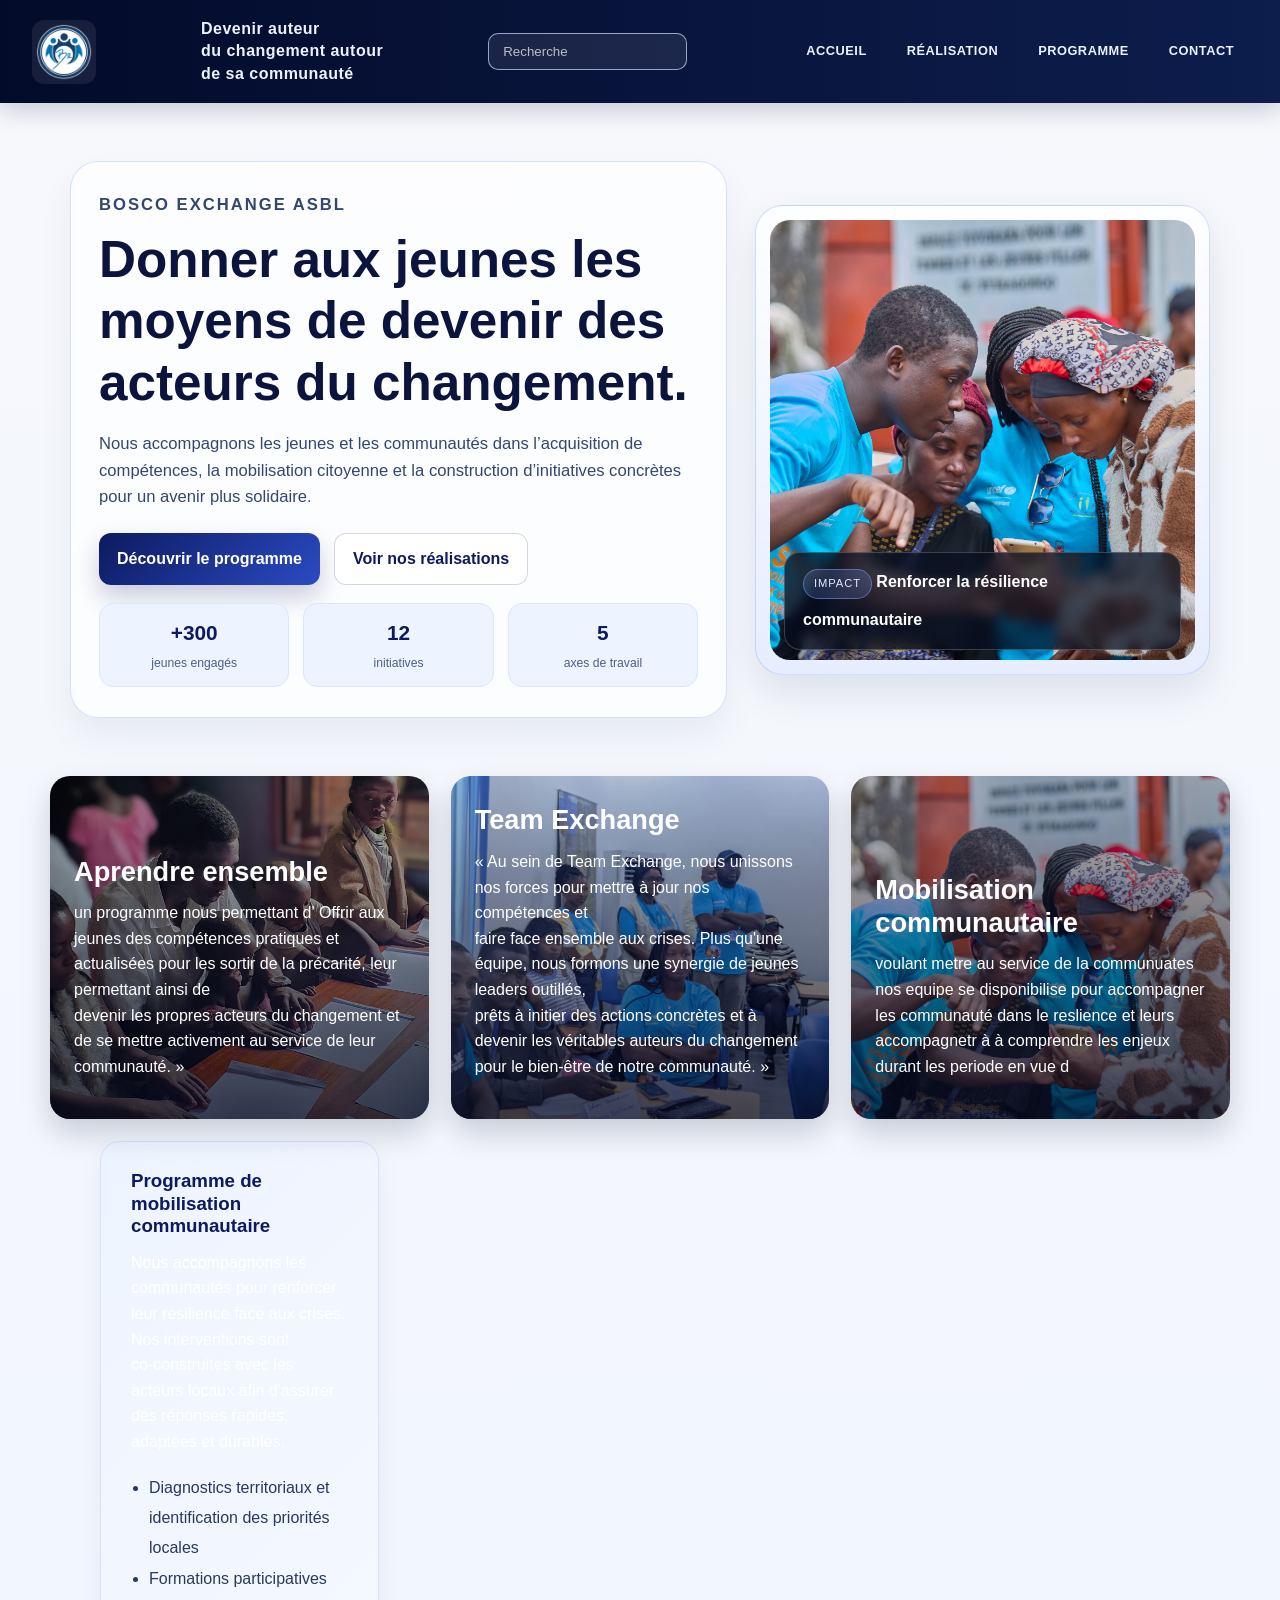
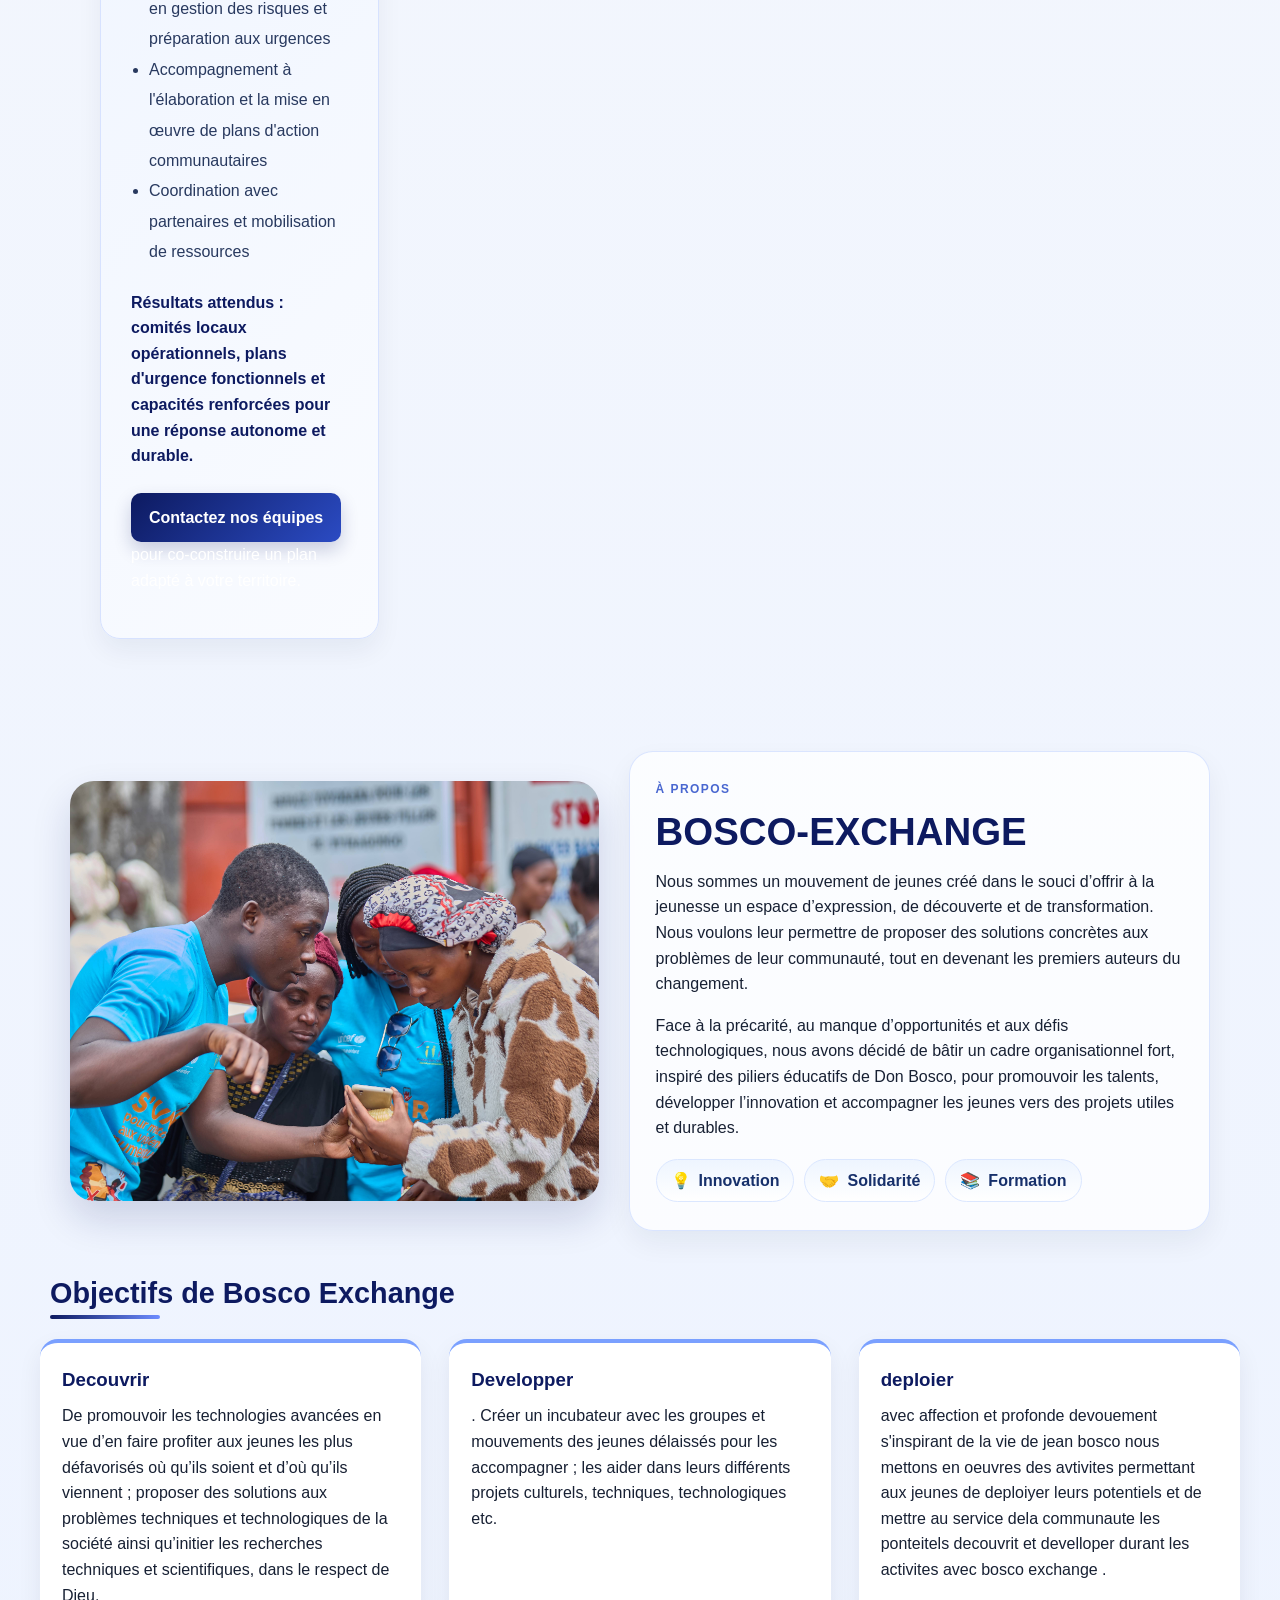
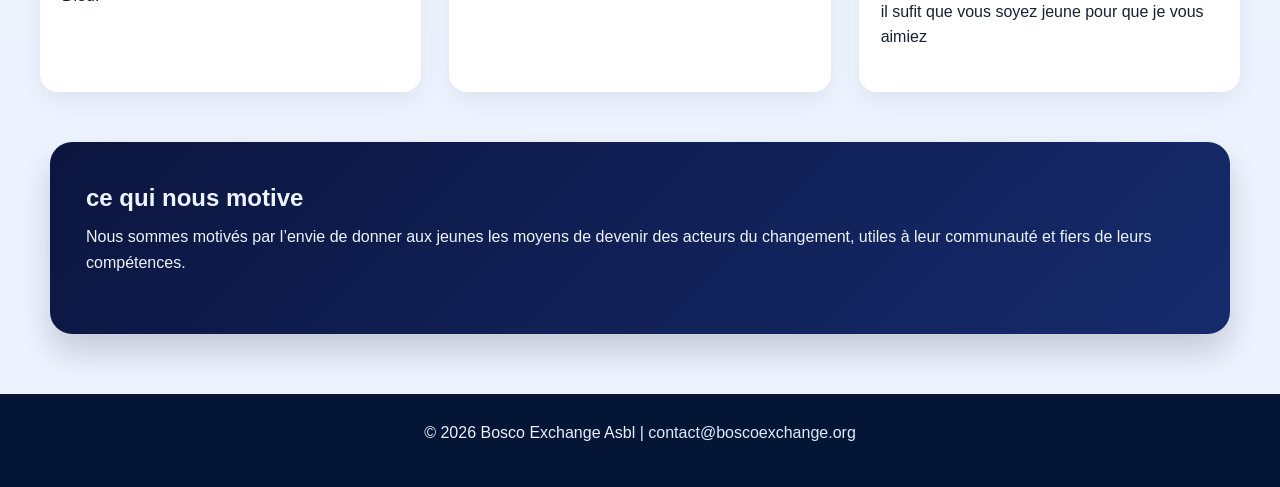
<file: index.html>
<!DOCTYPE html>
<html lang="fr">

<head>
    <meta charset="UTF-8">
    <meta name="viewport" content="width=device-width, initial-scale=1.0">
    <title>BOSCO-EXCHANGE</title>
    <link rel="stylesheet" href="css principale.css">

</head>

<body>
    <header class="head">
        <div class="logo">
            <img src="unnamed.png" alt="Logo Bosco Exchange">
        </div>
        <div class="slogan">
            <h5>Devenir auteur <br>
                du changement autour <br>
                de sa communauté </h5>
        </div>
        <div class="search">
            <input id="site-search" type="text" aria-label="Recherche" placeholder="Recherche">
        </div>
        <button class="menu-toggle" type="button" aria-label="Ouvrir le menu" aria-expanded="false">
            ☰
        </button>
        <nav class="liens" aria-label="Navigation principale">
            <a href="index.html">Accueil</a>
            <a href="realisations.html">Réalisation</a>
            <a href="programme.html">Programme</a>
            <a href="contact.html">Contact</a>
        </nav>
    </header>
    <div id="search-feedback" class="search-feedback" aria-live="polite"></div>

    <section class="landing-hero">
        <div class="hero-text">
            <p class="eyebrow">Bosco Exchange Asbl</p>
            <h1>Donner aux jeunes les moyens de devenir des acteurs du changement.</h1>
            <p>
                Nous accompagnons les jeunes et les communautés dans l’acquisition de compétences, la mobilisation
                citoyenne et la construction d’initiatives concrètes pour un avenir plus solidaire.
            </p>
            <div class="hero-actions">
                <a class="btn-primary" href="programme.html">Découvrir le programme</a>
                <a class="btn-secondary" href="realisations.html">Voir nos réalisations</a>
            </div>
            <div class="hero-stats">
                <div>
                    <strong>+300</strong>
                    <span>jeunes engagés</span>
                </div>
                <div>
                    <strong>12</strong>
                    <span>initiatives</span>
                </div>
                <div>
                    <strong>5</strong>
                    <span>axes de travail</span>
                </div>
            </div>
        </div>
        <div class="hero-panel">
            <img src="IMG_8512.jpg" alt="Jeunes en action">
            <div class="mini-card">
                <span class="badge">Impact</span>
                <strong>Renforcer la résilience communautaire</strong>
            </div>
        </div>
    </section>

    <div class=" train ">
        <div class=" convoi1 ">
            <H2> Aprendre ensemble</H2>
            <p> un programme nous permettant d'
                Offrir aux jeunes des compétences pratiques et actualisées pour les sortir de la précarité,
                leur permettant ainsi de
                <br> devenir les propres acteurs du changement et de se mettre activement au service de leur communauté.
                »
            </p>

        </div>
        <div class=" convoi2 ">
            <H2>Team Exchange </H2>
            <p> « Au sein de Team Exchange, nous unissons nos forces pour mettre à jour nos compétences et
                <br>faire face ensemble aux crises. Plus qu'une équipe, nous formons une synergie de jeunes leaders
                outillés,<br>
                prêts à initier des actions concrètes et à devenir les véritables auteurs du changement <br>
                pour le bien-être de notre communauté. »
            </p>

        </div>
        <div class=" convoi3 ">
            <h2>Mobilisation communautaire</h2>
            <p> voulant metre au service de la communuates nos equipe se disponibilise
                pour accompagner les communauté dans le reslience et leurs accompagnetr à
                à comprendre les enjeux durant les periode en vue d <br>

            </p>

        </div>
        <section class="convoi4" aria-labelledby="programme-mobilisation">
            <h3 id="programme-mobilisation">Programme de mobilisation communautaire</h3>
            <p class="lead">
                Nous accompagnons les communautés pour renforcer leur résilience face aux crises. Nos interventions sont
                co‑construites avec les acteurs locaux afin d'assurer des réponses rapides, adaptées et durables.
            </p>

            <ul class="services">
                <li>Diagnostics territoriaux et identification des priorités locales</li>
                <li>Formations participatives en gestion des risques et préparation aux urgences</li>
                <li>Accompagnement à l'élaboration et la mise en œuvre de plans d'action communautaires</li>
                <li>Coordination avec partenaires et mobilisation de ressources</li>
            </ul>

            <p class="outcomes">
                Résultats attendus : comités locaux opérationnels, plans d'urgence fonctionnels et capacités renforcées
                pour une réponse autonome et durable.
            </p>

            <p class="cta">
                <a class="btn-contact" href="contact.html">Contactez nos équipes</a> pour co-construire un plan adapté à
                votre territoire.
            </p>
        </section>
    </div>

    </div>
    </div>
    </div>
    <section class="about-section">
        <div class="about-image">
            <img src="IMG_8512.jpg" alt="Jeunes de Bosco Exchange">
        </div>
        <div class="about-content">
            <p class="eyebrow">À propos</p>
            <h2>BOSCO-EXCHANGE</h2>
            <p>
                Nous sommes un mouvement de jeunes créé dans le souci d’offrir à la jeunesse un espace d’expression,
                de découverte et de transformation. Nous voulons leur permettre de proposer des solutions concrètes aux
                problèmes de leur communauté, tout en devenant les premiers auteurs du changement.
            </p>
            <p>
                Face à la précarité, au manque d’opportunités et aux défis technologiques, nous avons décidé de bâtir
                un cadre organisationnel fort, inspiré des piliers éducatifs de Don Bosco, pour promouvoir les talents,
                développer l’innovation et accompagner les jeunes vers des projets utiles et durables.
            </p>
            <div class="about-features">
                <div class="feature-pill"><span>💡</span> Innovation</div>
                <div class="feature-pill"><span>🤝</span> Solidarité</div>
                <div class="feature-pill"><span>📚</span> Formation</div>
            </div>
        </div>
    </section>

    <h2 class="section-title">Objectifs de Bosco Exchange</h2>
    <div class="objectifs ">

        <div class="Decouvrir">
            <h3>Decouvrir </h3>
            <p>De promouvoir les technologies avancées en vue d’en faire profiter aux jeunes
                les plus défavorisés où qu’ils soient et d’où qu’ils viennent ; proposer des solutions
                aux problèmes techniques et technologiques
                de la société ainsi qu’initier les recherches techniques et scientifiques,
                dans le respect de Dieu.</p>
        </div>
        <div class="ici">
            <h3>Developper</h3>
            <p>. Créer un incubateur avec les groupes et mouvements des jeunes délaissés pour les accompagner
                ; les aider dans leurs différents projets culturels, techniques, technologiques etc.</p>

        </div>
        <div class="here">
            <h3>deploier</h3>
            <p> avec affection et profonde devouement s'inspirant de la vie de jean bosco
                nous mettons en oeuvres des avtivites permettant
                aux jeunes de deploiyer leurs potentiels et de mettre au service dela communaute
                les ponteitels decouvrit
                et develloper durant les activites avec bosco exchange . </p>
            <p> il sufit que vous soyez jeune pour que je vous aimiez </p>
        </div>
    </div>
    </div>

    <div class="motivation">
        <h2>ce qui nous motive</h2>
        <p>Nous sommes motivés par l’envie de donner aux jeunes les moyens de devenir des acteurs du changement, utiles
            à leur communauté et fiers de leurs compétences.</p>
    </div>

    <footer class="site-footer">
        <p>© 2026 Bosco Exchange Asbl | <a href="mailto:contact@boscoexchange.org">contact@boscoexchange.org</a></p>
    </footer>

    <script>
        const toggle = document.querySelector('.menu-toggle');
        const nav = document.querySelector('.liens');

        if (toggle && nav) {
            toggle.addEventListener('click', () => {
                const isOpen = nav.classList.toggle('open');
                toggle.setAttribute('aria-expanded', String(isOpen));
            });
        }

        const searchInput = document.getElementById('site-search');
        const feedback = document.getElementById('search-feedback');

        if (searchInput && feedback) {
            searchInput.addEventListener('keydown', function (event) {
                if (event.key === 'Enter') {
                    event.preventDefault();
                    runSearch();
                }
            });

            searchInput.addEventListener('input', function () {
                if (searchInput.value.trim() === '') {
                    feedback.textContent = '';
                    feedback.classList.remove('show');
                }
            });
        }

        function runSearch() {
            const query = (searchInput.value || '').trim().toLowerCase();
            const focusable = Array.from(document.querySelectorAll('h1, h2, h3, p, li'));

            if (!query) {
                feedback.textContent = 'Saisissez un mot-clé pour lancer la recherche.';
                feedback.classList.add('show');
                return;
            }

            let matchFound = false;

            for (const element of focusable) {
                const text = element.textContent.toLowerCase();
                if (text.includes(query)) {
                    element.scrollIntoView({ behavior: 'smooth', block: 'center' });
                    element.style.outline = '3px solid rgba(74, 124, 255, 0.8)';
                    element.style.outlineOffset = '4px';
                    setTimeout(() => {
                        element.style.outline = 'none';
                    }, 1800);
                    feedback.textContent = `Résultat trouvé pour : “${searchInput.value.trim()}”`;
                    feedback.classList.add('show');
                    matchFound = true;
                    break;
                }
            }

            if (!matchFound) {
                feedback.textContent = 'Aucun résultat trouvé. Essayez “programme”, “réalisation”, “jeunes”, “contact”.';
                feedback.classList.add('show');
            }
        }
    </script>

</body>

</html>
</file>
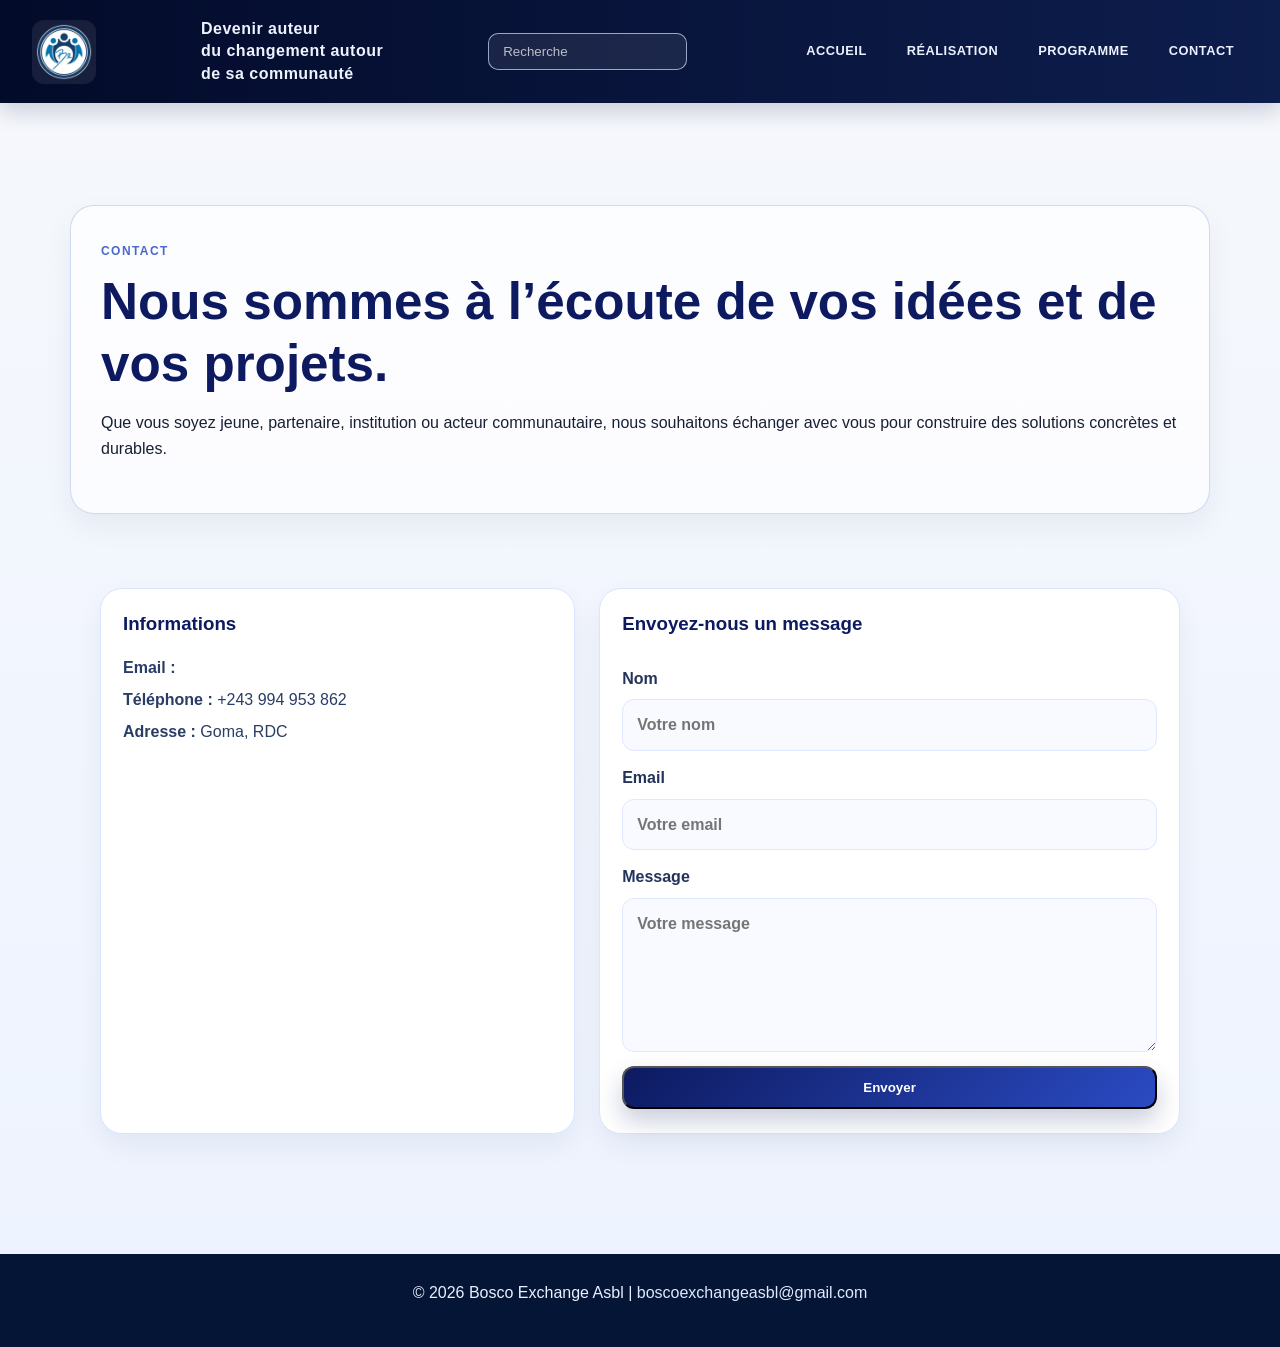
<file: contact.html>
<!DOCTYPE html>
<html lang="fr">

<head>
    <meta charset="UTF-8">
    <meta name="viewport" content="width=device-width, initial-scale=1.0">
    <title>Contact | Bosco Exchange</title>
    <link rel="stylesheet" href="css principale.css">
</head>

<body>
    <header class="head">
        <div class="logo">
            <img src="unnamed.png" alt="Logo Bosco Exchange">
        </div>
        <div class="slogan">
            <h5>Devenir auteur<br>du changement autour<br>de sa communauté</h5>
        </div>
        <div class="search">
            <input id="site-search" type="text" aria-label="Recherche" placeholder="Recherche">
        </div>
        <button class="menu-toggle" type="button" aria-label="Ouvrir le menu" aria-expanded="false">
            ☰
        </button>
        <nav class="liens" aria-label="Navigation principale">
            <a href="index.html">Accueil</a>
            <a href="realisations.html">Réalisation</a>
            <a href="programme.html">Programme</a>
            <a href="contact.html">Contact</a>
        </nav>
    </header>
    <div id="search-feedback" class="search-feedback" aria-live="polite"></div>

    <main class="page-shell">
        <section class="hero-section">
            <div class="hero-copy">
                <p class="eyebrow">Contact</p>
                <h1>Nous sommes à l’écoute de vos idées et de vos projets.</h1>
                <p>
                    Que vous soyez jeune, partenaire, institution ou acteur communautaire, nous souhaitons échanger avec
                    vous pour construire des solutions concrètes et durables.
                </p>
            </div>
        </section>

        <section class="content-wrap">
            <div class="contact-layout">
                <div class="contact-card">
                    <h3>Informations</h3>
                    <ul class="contact-list">
                        <li><strong>Email :</strong> </li>
                        <li><strong>Téléphone :</strong> +243 994 953 862 </li>
                        <li><strong>Adresse :</strong> Goma, RDC</li>
                    </ul>
                </div>

                <form class="contact-card contact-form" action="mailto:boscoexchangeasbl@gmail.com" method="post"
                    enctype="text/plain">
                    <h3>Envoyez-nous un message</h3>
                    <label>
                        Nom
                        <input type="text" name="nom" placeholder="Votre nom" required>
                    </label>
                    <label>
                        Email
                        <input type="email" name="email" placeholder="Votre email" required>
                    </label>
                    <label>
                        Message
                        <textarea name="message" rows="5" placeholder="Votre message" required></textarea>
                    </label>
                    <button type="submit" class="btn-primary">Envoyer</button>
                </form>
            </div>
        </section>
    </main>

    <footer class="site-footer">
        <p>© 2026 Bosco Exchange Asbl | <a href="mailto: boscoexchangeasbl@gmail.com">boscoexchangeasbl@gmail.com</a>
        </p>
    </footer>

    <script>
        const toggle = document.querySelector('.menu-toggle');
        const nav = document.querySelector('.liens');

        if (toggle && nav) {
            toggle.addEventListener('click', () => {
                const isOpen = nav.classList.toggle('open');
                toggle.setAttribute('aria-expanded', String(isOpen));
            });
        }

        const searchInput = document.getElementById('site-search');
        const feedback = document.getElementById('search-feedback');

        if (searchInput && feedback) {
            searchInput.addEventListener('keydown', function (event) {
                if (event.key === 'Enter') {
                    event.preventDefault();
                    const query = searchInput.value.trim().toLowerCase();
                    const sections = ['accueil', 'programme', 'réalisation', 'contact', 'jeunes', 'impact'];

                    if (!query) {
                        feedback.textContent = 'Saisissez un mot-clé pour lancer la recherche.';
                        feedback.classList.add('show');
                        return;
                    }

                    const match = sections.find(item => item.includes(query));
                    if (match) {
                        const target = match === 'accueil' ? 'index.html' : match === 'programme' ? 'programme.html' : match === 'réalisation' ? 'realisations.html' : match === 'contact' ? 'contact.html' : 'index.html';
                        window.location.href = target;
                    } else {
                        feedback.textContent = 'Aucun résultat trouvé. Essayez “accueil”, “programme”, “réalisation” ou “contact”.';
                        feedback.classList.add('show');
                    }
                }
            });
        }
    </script>
</body>

</html>
</file>
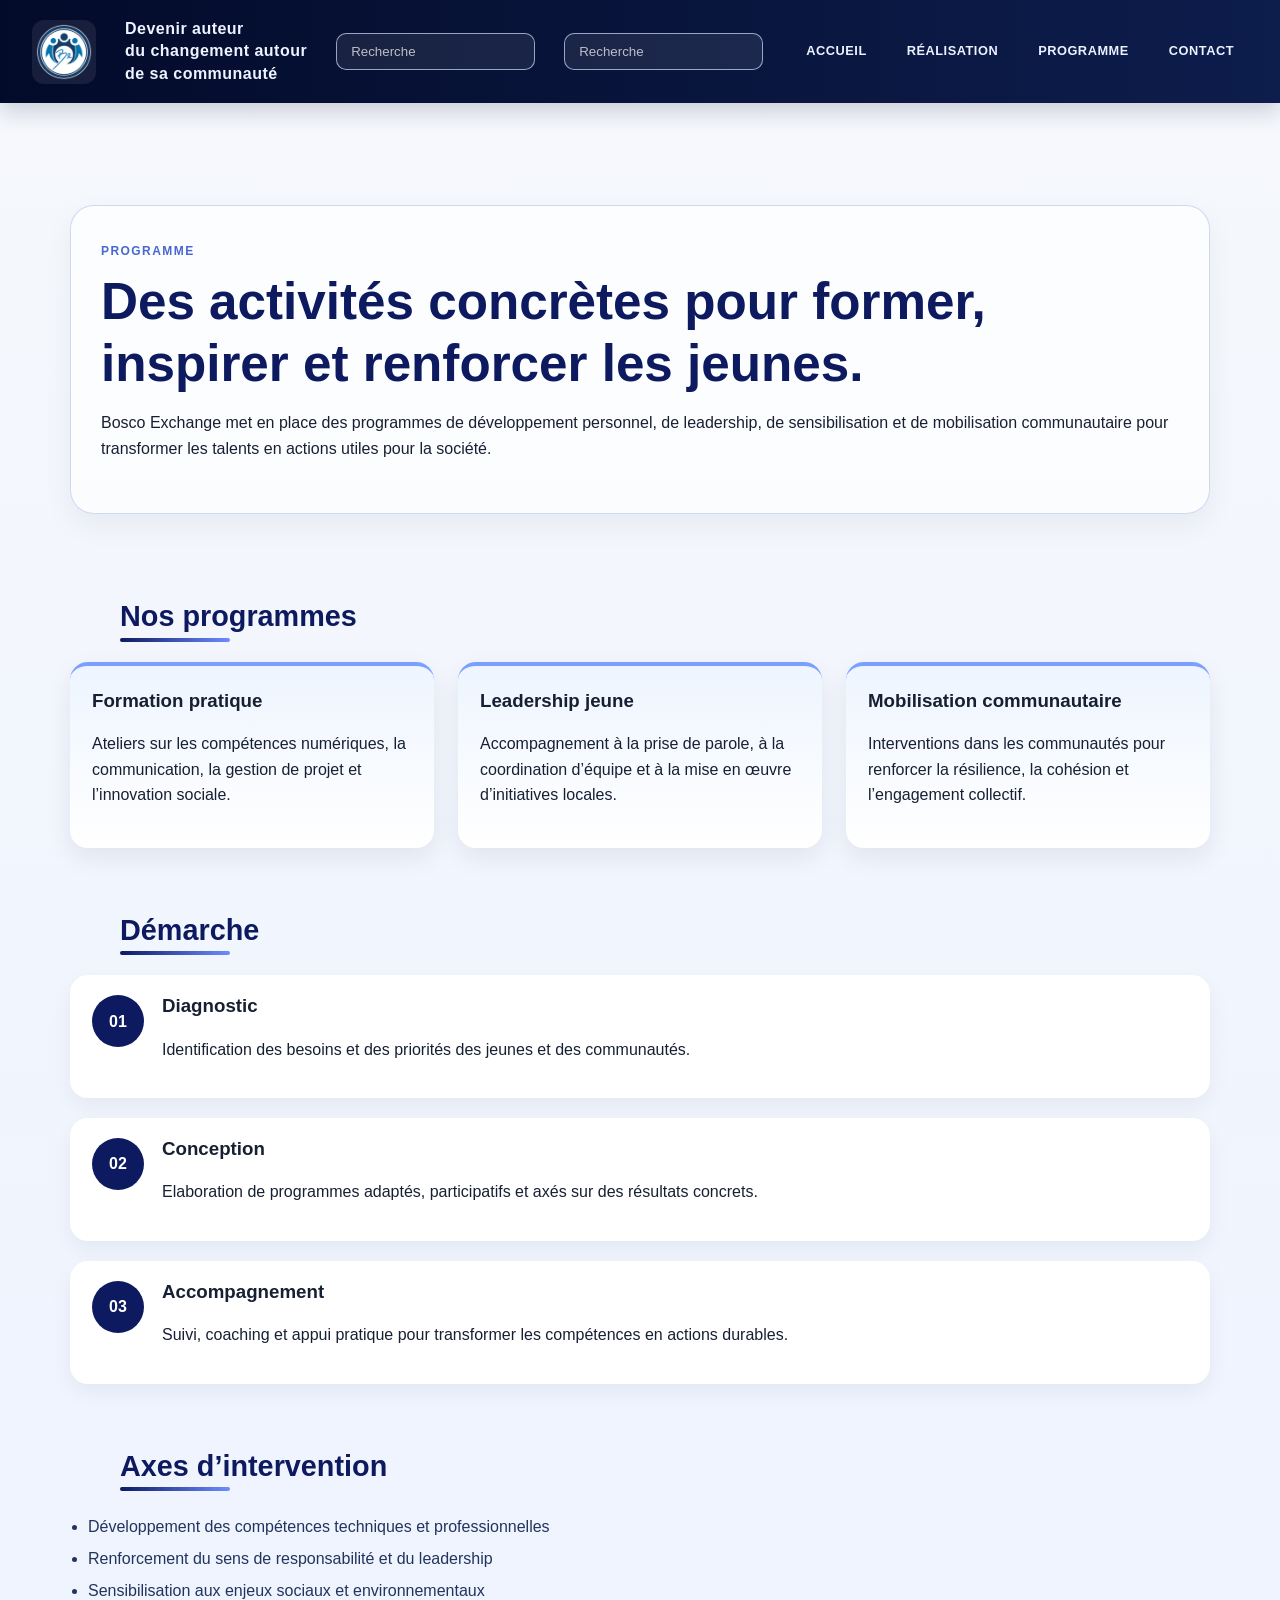
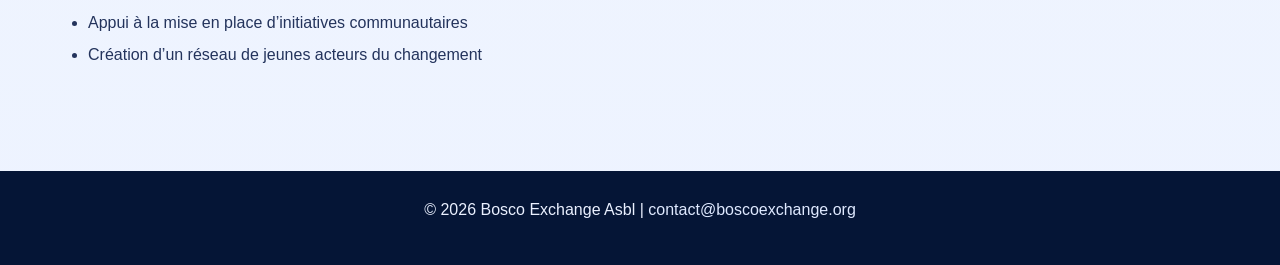
<file: programme.html>
<!DOCTYPE html>
<html lang="fr">

<head>
    <meta charset="UTF-8">
    <meta name="viewport" content="width=device-width, initial-scale=1.0">
    <title>Programme et activités | Bosco Exchange</title>
    <link rel="stylesheet" href="css principale.css">
</head>

<body>
    <header class="head">
        <div class="logo">
            <img src="unnamed.png" alt="Logo Bosco Exchange">
        </div>
        <div class="slogan">
            <h5>Devenir auteur<br>du changement autour<br>de sa communauté</h5>
        </div>
        <div class="search"><input type="text" aria-label="Recherche" placeholder="Recherche"></div>
        <div class="search">
            <input id="site-search" type="text" aria-label="Recherche" placeholder="Recherche">
        </div>
        <nav class="liens" aria-label="Navigation principale">
            <a href="index.html">Accueil</a>
            <a href="realisations.html">Réalisation</a>
            <a href="programme.html">Programme</a>
            <a href="contact.html">Contact</a>
        </nav>
    </header>
    <div id="search-feedback" class="search-feedback" aria-live="polite"></div>

    <main class="page-shell">
        <section class="hero-section">
            <div class="hero-copy">
                <p class="eyebrow">Programme</p>
                <h1>Des activités concrètes pour former, inspirer et renforcer les jeunes.</h1>
                <p>
                    Bosco Exchange met en place des programmes de développement personnel, de leadership, de
                    sensibilisation et de mobilisation communautaire pour transformer les talents en actions utiles pour
                    la société.
                </p>
            </div>
        </section>

        <section class="content-wrap">
            <h2 class="section-title">Nos programmes</h2>
            <div class="card-grid three-columns">
                <article class="feature-card blue-card">
                    <h3>Formation pratique</h3>
                    <p>Ateliers sur les compétences numériques, la communication, la gestion de projet et l’innovation
                        sociale.</p>
                </article>
                <article class="feature-card blue-card">
                    <h3>Leadership jeune</h3>
                    <p>Accompagnement à la prise de parole, à la coordination d’équipe et à la mise en œuvre
                        d’initiatives locales.</p>
                </article>
                <article class="feature-card blue-card">
                    <h3>Mobilisation communautaire</h3>
                    <p>Interventions dans les communautés pour renforcer la résilience, la cohésion et l’engagement
                        collectif.</p>
                </article>
            </div>
        </section>

        <section class="content-wrap">
            <h2 class="section-title">Démarche</h2>
            <div class="timeline">
                <div class="timeline-item">
                    <span>01</span>
                    <div>
                        <h3>Diagnostic</h3>
                        <p>Identification des besoins et des priorités des jeunes et des communautés.</p>
                    </div>
                </div>
                <div class="timeline-item">
                    <span>02</span>
                    <div>
                        <h3>Conception</h3>
                        <p>Elaboration de programmes adaptés, participatifs et axés sur des résultats concrets.</p>
                    </div>
                </div>
                <div class="timeline-item">
                    <span>03</span>
                    <div>
                        <h3>Accompagnement</h3>
                        <p>Suivi, coaching et appui pratique pour transformer les compétences en actions durables.</p>
                    </div>
                </div>
            </div>
        </section>

        <section class="content-wrap">
            <h2 class="section-title">Axes d’intervention</h2>
            <ul class="check-list">
                <li>Développement des compétences techniques et professionnelles</li>
                <li>Renforcement du sens de responsabilité et du leadership</li>
                <li>Sensibilisation aux enjeux sociaux et environnementaux</li>
                <li>Appui à la mise en place d’initiatives communautaires</li>
                <li>Création d’un réseau de jeunes acteurs du changement</li>
            </ul>
        </section>
    </main>

    <footer class="site-footer">
        <p>© 2026 Bosco Exchange Asbl | <a href="mailto:contact@boscoexchange.org">contact@boscoexchange.org</a></p>
    </footer>

    <script>
        const searchInput = document.getElementById('site-search');
        const feedback = document.getElementById('search-feedback');

        if (searchInput && feedback) {
            searchInput.addEventListener('keydown', function (event) {
                if (event.key === 'Enter') {
                    event.preventDefault();
                    const query = searchInput.value.trim().toLowerCase();
                    if (!query) {
                        feedback.textContent = 'Saisissez un mot-clé pour lancer la recherche.';
                        feedback.classList.add('show');
                        return;
                    }

                    let found = false;
                    const searchable = Array.from(document.querySelectorAll('h1, h2, h3, p, li'));

                    for (const element of searchable) {
                        if (element.textContent.toLowerCase().includes(query)) {
                            element.scrollIntoView({ behavior: 'smooth', block: 'center' });
                            element.style.outline = '3px solid rgba(74, 124, 255, 0.8)';
                            element.style.outlineOffset = '4px';
                            setTimeout(() => element.style.outline = 'none', 1800);
                            feedback.textContent = `Résultat trouvé pour : “${searchInput.value.trim()}”`;
                            feedback.classList.add('show');
                            found = true;
                            break;
                        }
                    }

                    if (!found) {
                        feedback.textContent = 'Aucun résultat trouvé. Essayez “jeunes”, “formation”, “impact”, “contact”.';
                        feedback.classList.add('show');
                    }
                }
            });
        }
    </script>
</body>

</html>
</file>
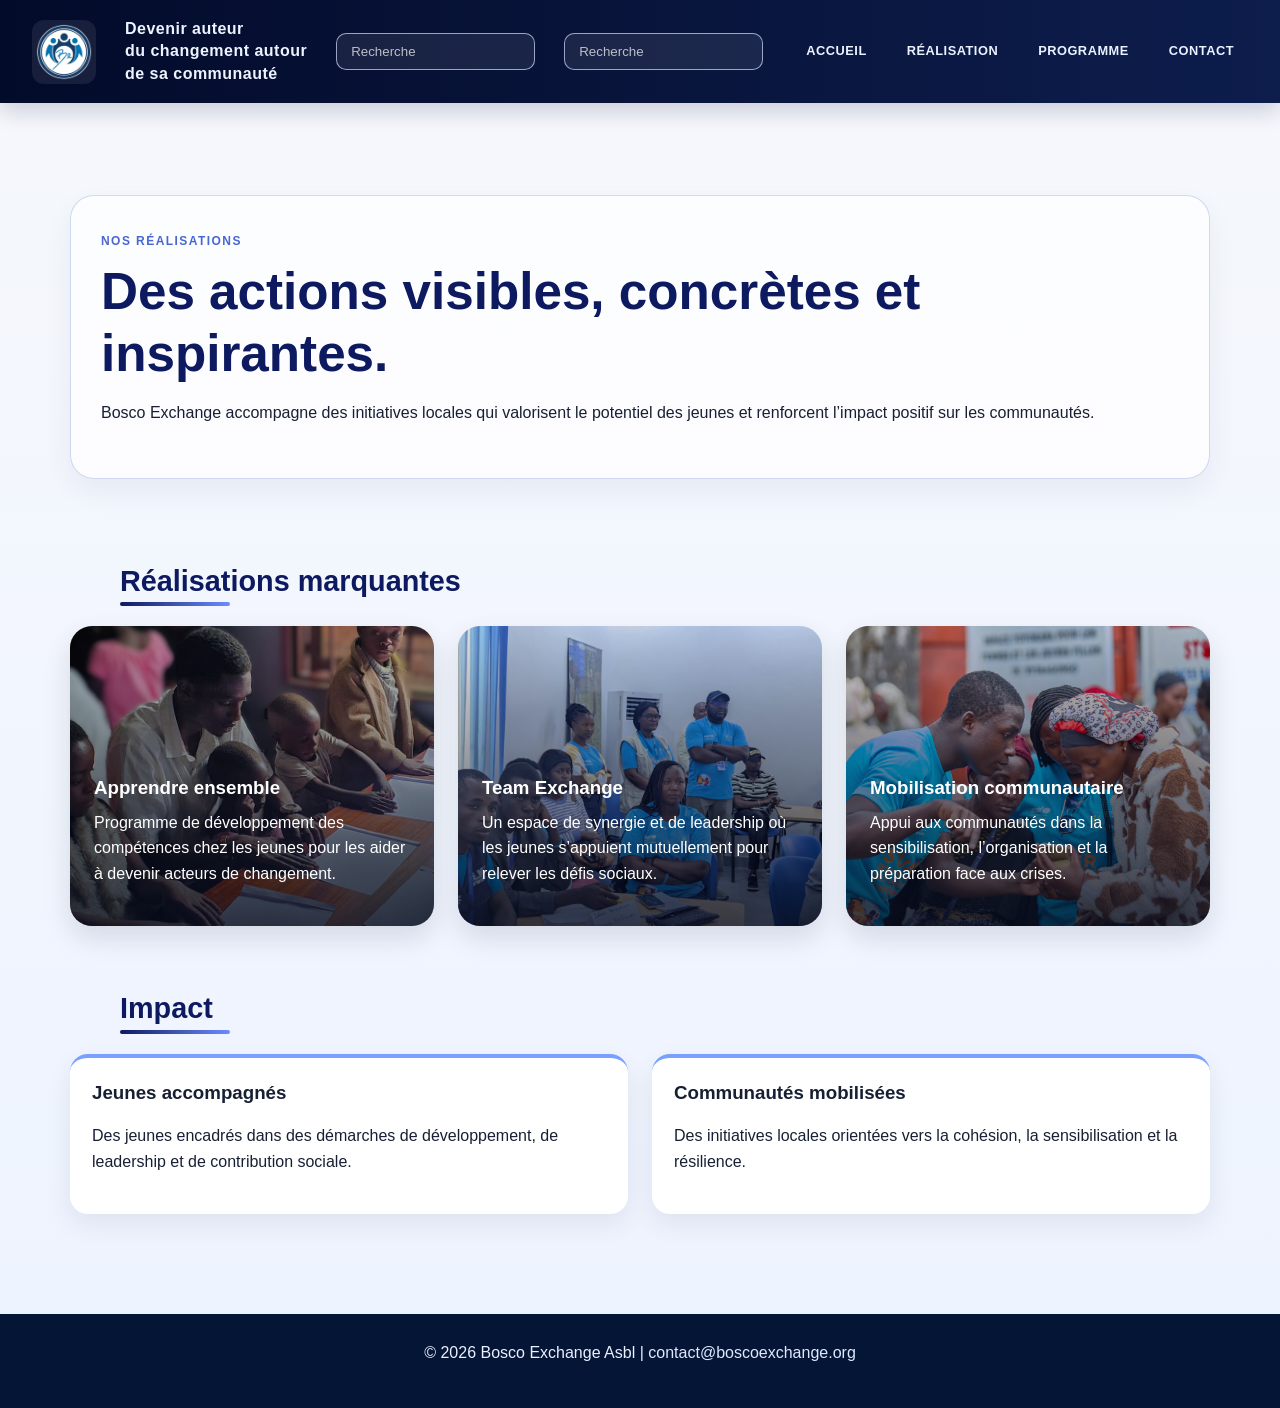
<file: realisations.html>
<!DOCTYPE html>
<html lang="fr">

<head>
    <meta charset="UTF-8">
    <meta name="viewport" content="width=device-width, initial-scale=1.0">
    <title>Réalisations | Bosco Exchange</title>
    <link rel="stylesheet" href="css principale.css">
</head>

<body>
    <header class="head">
        <div class="logo">
            <img src="unnamed.png" alt="Logo Bosco Exchange">
        </div>
        <div class="slogan">
            <h5>Devenir auteur<br>du changement autour<br>de sa communauté</h5>
        </div>
        <div class="search"><input type="text" aria-label="Recherche" placeholder="Recherche"></div>
        <div class="search">
            <input id="site-search" type="text" aria-label="Recherche" placeholder="Recherche">
        </div>
        <nav class="liens" aria-label="Navigation principale">
            <a href="index.html">Accueil</a>
            <a href="realisations.html">Réalisation</a>
            <a href="programme.html">Programme</a>
            <a href="contact.html">Contact</a>
        </nav>
    </header>
    <div id="search-feedback" class="search-feedback" aria-live="polite"></div>

    <main class="page-shell">
        <section class="hero-section hero-alt">
            <div class="hero-copy">
                <p class="eyebrow">Nos réalisations</p>
                <h1>Des actions visibles, concrètes et inspirantes.</h1>
                <p>
                    Bosco Exchange accompagne des initiatives locales qui valorisent le potentiel des jeunes et
                    renforcent l’impact positif sur les communautés.
                </p>
            </div>
        </section>

        <section class="content-wrap">
            <h2 class="section-title">Réalisations marquantes</h2>
            <div class="project-grid">
                <article class="project-card project-1">
                    <div class="project-overlay">
                        <h3>Apprendre ensemble</h3>
                        <p>Programme de développement des compétences chez les jeunes pour les aider à devenir acteurs
                            de changement.</p>
                    </div>
                </article>
                <article class="project-card project-2">
                    <div class="project-overlay">
                        <h3>Team Exchange</h3>
                        <p>Un espace de synergie et de leadership où les jeunes s’appuient mutuellement pour relever les
                            défis sociaux.</p>
                    </div>
                </article>
                <article class="project-card project-3">
                    <div class="project-overlay">
                        <h3>Mobilisation communautaire</h3>
                        <p>Appui aux communautés dans la sensibilisation, l’organisation et la préparation face aux
                            crises.</p>
                    </div>
                </article>
            </div>
        </section>

        <section class="content-wrap">
            <h2 class="section-title">Impact</h2>
            <div class="card-grid two-columns">
                <article class="feature-card">
                    <h3>Jeunes accompagnés</h3>
                    <p>Des jeunes encadrés dans des démarches de développement, de leadership et de contribution
                        sociale.</p>
                </article>
                <article class="feature-card">
                    <h3>Communautés mobilisées</h3>
                    <p>Des initiatives locales orientées vers la cohésion, la sensibilisation et la résilience.</p>
                </article>
            </div>
        </section>
    </main>

    <footer class="site-footer">
        <p>© 2026 Bosco Exchange Asbl | <a href="mailto:contact@boscoexchange.org">contact@boscoexchange.org</a></p>
    </footer>

    <script>
        const searchInput = document.getElementById('site-search');
        const feedback = document.getElementById('search-feedback');

        if (searchInput && feedback) {
            searchInput.addEventListener('keydown', function (event) {
                if (event.key === 'Enter') {
                    event.preventDefault();
                    const query = searchInput.value.trim().toLowerCase();
                    if (!query) {
                        feedback.textContent = 'Saisissez un mot-clé pour lancer la recherche.';
                        feedback.classList.add('show');
                        return;
                    }

                    let found = false;
                    const searchable = Array.from(document.querySelectorAll('h1, h2, h3, p, li'));

                    for (const element of searchable) {
                        if (element.textContent.toLowerCase().includes(query)) {
                            element.scrollIntoView({ behavior: 'smooth', block: 'center' });
                            element.style.outline = '3px solid rgba(74, 124, 255, 0.8)';
                            element.style.outlineOffset = '4px';
                            setTimeout(() => element.style.outline = 'none', 1800);
                            feedback.textContent = `Résultat trouvé pour : “${searchInput.value.trim()}”`;
                            feedback.classList.add('show');
                            found = true;
                            break;
                        }
                    }

                    if (!found) {
                        feedback.textContent = 'Aucun résultat trouvé. Essayez “jeunes”, “impact”, “programme”, “contact”.';
                        feedback.classList.add('show');
                    }
                }
            });
        }
    </script>
</body>

</html>
</file>
<file: css principale.css>
* {
  box-sizing: border-box;
}

html {
  scroll-behavior: smooth;
}

body {
  margin: 0;
  font-family: "Segoe UI", Arial, sans-serif;
  background: linear-gradient(180deg, #f6f8fc 0%, #edf3ff 100%);
  color: #172033;
  line-height: 1.6;
}

img {
  max-width: 100%;
  display: block;
}

p {
  margin: 0 0 1rem;
}

h1,
h2,
h3,
h4,
h5 {
  margin-top: 0;
  line-height: 1.2;
}

.head {
  margin: 0;
  padding: 18px 32px;
  background: linear-gradient(90deg, #030b2a 0%, #0d1d4c 100%);
  display: flex;
  justify-content: space-between;
  align-items: center;
  gap: 18px;
  flex-wrap: wrap;
  box-shadow: 0 8px 22px rgba(0, 14, 48, 0.18);
  position: sticky;
  top: 0;
  z-index: 100;
}

.logo img {
  width: 64px;
  height: 64px;
  border-radius: 12px;
  background: rgba(255, 255, 255, 0.08);
  padding: 4px;
}

.landing-hero {
  max-width: 1200px;
  margin: 32px auto 18px;
  padding: 26px 30px 18px;
  display: grid;
  grid-template-columns: 1.3fr 0.9fr;
  gap: 28px;
  align-items: center;
  animation: fadeUp 0.8s ease both;
}

.hero-text {
  background: rgba(255, 255, 255, 0.72);
  border: 1px solid rgba(122, 160, 255, 0.3);
  border-radius: 28px;
  padding: 30px 28px;
  box-shadow: 0 18px 35px rgba(15, 29, 69, 0.06);
}

.hero-text h1 {
  font-size: clamp(2.3rem, 4vw, 3.6rem);
  margin-bottom: 18px;
  color: #0a143d;
}

.hero-text p {
  font-size: 1.04rem;
  color: #32476f;
}

.hero-actions {
  display: flex;
  gap: 14px;
  flex-wrap: wrap;
  margin: 22px 0 18px;
}

.btn-primary,
.btn-secondary {
  display: inline-flex;
  align-items: center;
  justify-content: center;
  padding: 12px 18px;
  border-radius: 12px;
  text-decoration: none;
  font-weight: 700;
  transition: transform 0.2s ease, box-shadow 0.2s ease;
}

.btn-primary {
  background: linear-gradient(135deg, #0d1a60, #2b4bc3);
  color: white;
  box-shadow: 0 12px 24px rgba(13, 26, 96, 0.22);
}

.btn-secondary {
  background: white;
  color: #0d1a60;
  border: 1px solid rgba(13, 26, 96, 0.18);
}

.btn-primary:hover,
.btn-secondary:hover {
  transform: translateY(-2px);
}

.hero-stats {
  display: grid;
  grid-template-columns: repeat(3, minmax(110px, 1fr));
  gap: 14px;
}

.hero-stats div {
  background: #edf4ff;
  border: 1px solid #d9e6ff;
  border-radius: 14px;
  padding: 12px 10px;
  text-align: center;
}

.hero-stats strong {
  display: block;
  font-size: 1.3rem;
  color: #0d1a60;
}

.hero-stats span {
  font-size: 0.76rem;
  color: #4d5f86;
}

.hero-panel {
  position: relative;
  padding: 14px;
  border-radius: 28px;
  background: linear-gradient(180deg, rgba(255, 255, 255, 0.8), rgba(228, 236, 255, 0.9));
  border: 1px solid rgba(122, 160, 255, 0.35);
  box-shadow: 0 18px 38px rgba(17, 27, 58, 0.1);
  animation: fadeUp 1s ease both 0.12s;
}

.hero-panel img {
  width: 100%;
  height: 440px;
  object-fit: cover;
  border-radius: 20px;
}

.mini-card {
  position: absolute;
  left: 28px;
  right: 28px;
  bottom: 24px;
  background: rgba(6, 13, 31, 0.72);
  border: 1px solid rgba(255, 255, 255, 0.2);
  color: white;
  border-radius: 16px;
  padding: 16px 18px;
  backdrop-filter: blur(6px);
}

.badge {
  display: inline-block;
  background: rgba(122, 160, 255, 0.2);
  border: 1px solid rgba(122, 160, 255, 0.5);
  color: #dfe9ff;
  border-radius: 999px;
  padding: 5px 10px;
  font-size: 0.7rem;
  text-transform: uppercase;
  letter-spacing: 0.08em;
  margin-bottom: 8px;
}

@keyframes fadeUp {
  from {
    opacity: 0;
    transform: translateY(20px);
  }

  to {
    opacity: 1;
    transform: translateY(0);
  }
}

.slogan h5 {
  margin: 0;
  color: #edf3ff;
  line-height: 1.4;
  font-size: 1rem;
  letter-spacing: 0.03em;
}

.search input {
  padding: 10px 14px;
  border: 1px solid rgba(209, 220, 255, 0.7);
  border-radius: 10px;
  background: rgba(255, 255, 255, 0.08);
  color: #fff;
  min-width: 160px;
}

.search input::placeholder {
  color: rgba(255, 255, 255, 0.7);
}

.menu-toggle {
  display: none;
  background: rgba(255, 255, 255, 0.08);
  color: white;
  border: 1px solid rgba(255, 255, 255, 0.2);
  border-radius: 10px;
  width: 42px;
  height: 42px;
  font-size: 1.3rem;
  cursor: pointer;
}

.liens {
  display: flex;
  align-items: center;
  gap: 12px;
  flex-wrap: wrap;
}

.liens a {
  padding: 10px 14px;
  color: #ebf1ff;
  text-decoration: none;
  text-transform: uppercase;
  letter-spacing: 0.04em;
  font-size: 0.8rem;
  font-weight: 600;
  border-radius: 8px;
  transition: 0.3s ease;
}

.liens a:hover {
  background: rgba(255, 255, 255, 0.08);
  text-decoration: none;
}

.train {
  display: grid;
  grid-template-columns: repeat(3, minmax(250px, 1fr));
  gap: 22px;
  margin: 40px 50px;
  color: #ffffff;
}

.convoi1,
.convoi2,
.convoi3 {
  position: relative;
  padding: 28px 24px 24px;
  border-radius: 20px;
  min-height: 310px;
  overflow: hidden;
  background-size: cover;
  background-position: center;
  display: flex;
  flex-direction: column;
  justify-content: flex-end;
  box-shadow: 0 14px 30px rgba(6, 17, 41, 0.18);
}

.convoi1::before,
.convoi2::before,
.convoi3::before {
  content: "";
  position: absolute;
  inset: 0;
  background: linear-gradient(180deg, rgba(7, 10, 31, 0.18), rgba(5, 8, 29, 0.72));
}

.convoi1>*,
.convoi2>*,
.convoi3>* {
  position: relative;
  z-index: 1;
}

.convoi1 {
  background-image: url("aprendre ensemble  2025-11-29 at 09.22.00.jpeg");
}

.convoi2 {
  background-image: url("julien sensibilisation vbg.jpeg");
}

.convoi3 {
  background-image: url("IMG_8512.jpg");
}

.convoi1 h2,
.convoi2 h2,
.convoi3 h2 {
  font-size: 1.7rem;
  margin-bottom: 12px;
}

.present {
  display: flex;
  align-items: center;
  justify-content: center;
  gap: 40px;
  padding: 50px 50px 40px;
  background: linear-gradient(135deg, #f7f9ff 0%, #e8eefc 100%);
  max-width: 1280px;
  margin: 0 auto;
}

.logo2 {
  flex: 1;
  max-width: 480px;
}

.logo2 img {
  width: 100%;
  height: auto;
  border-radius: 18px;
  box-shadow: 0 16px 32px rgba(17, 27, 59, 0.12);
}

.description {
  flex: 1;
  padding: 12px 8px;
}

.description h1 {
  margin-bottom: 18px;
  font-size: clamp(2rem, 3vw, 2.8rem);
  color: #0d1a60;
}

.section-title {
  margin: 35px 50px 20px;
  font-size: clamp(1.8rem, 2vw, 2.4rem);
  color: #0d1a60;
  position: relative;
  padding-bottom: 8px;
}

.section-title::after {
  content: "";
  position: absolute;
  left: 0;
  bottom: 0;
  width: 110px;
  height: 4px;
  background: linear-gradient(90deg, #0d1a60, #6d8cff);
  border-radius: 6px;
}

.objectifs {
  display: grid;
  grid-template-columns: repeat(3, minmax(220px, 1fr));
  gap: 28px;
  margin: 0 40px 50px;
}

.Decouvrir,
.ici,
.here {
  background: #ffffff;
  border-radius: 18px;
  padding: 26px 22px;
  box-shadow: 0 10px 24px rgba(20, 29, 54, 0.07);
  border-top: 4px solid #7aa0ff;
}

.Decouvrir h3,
.ici h3,
.here h3 {
  color: #0d1a60;
  margin-bottom: 12px;
}

.convoi4 {
  margin: 0 50px 50px;
  padding: 28px 30px;
  background: linear-gradient(135deg, #eef4ff 0%, #f9fbff 100%);
  border: 1px solid #d7e2ff;
  border-radius: 20px;
  box-shadow: 0 12px 26px rgba(18, 33, 69, 0.06);
}

.convoi4 h3 {
  color: #0d1a60;
  margin-bottom: 12px;
}

.services {
  margin: 18px 0 22px;
  padding-left: 18px;
  line-height: 1.9;
  color: #28395f;
}

.outcomes {
  font-weight: 600;
  color: #0d1a60;
}

.btn-contact {
  display: inline-block;
  margin-top: 8px;
  padding: 12px 18px;
  background: linear-gradient(135deg, #0d1a60, #2b4bc3);
  color: #fff;
  border-radius: 10px;
  text-decoration: none;
  font-weight: 600;
  box-shadow: 0 8px 18px rgba(13, 26, 96, 0.2);
}

.motivation {
  color: #edf4ff;
  margin: 0 50px 60px;
  padding: 42px 36px;
  background: linear-gradient(135deg, #0b153f 0%, #162b6c 100%);
  border-radius: 22px;
  box-shadow: 0 18px 32px rgba(10, 15, 36, 0.18);
}

.motivation h2 {
  margin-bottom: 12px;
}

.page-shell {
  padding: 30px 0 60px;
}

.hero-section {
  max-width: 1200px;
  margin: 0 auto;
  padding: 60px 30px 30px;
}

.hero-alt {
  padding-top: 50px;
}

.hero-copy {
  background: rgba(255, 255, 255, 0.7);
  border: 1px solid rgba(141, 163, 223, 0.4);
  border-radius: 24px;
  padding: 36px 30px;
  box-shadow: 0 12px 30px rgba(17, 26, 52, 0.06);
}

.eyebrow {
  margin-bottom: 10px;
  text-transform: uppercase;
  letter-spacing: 0.12em;
  font-size: 0.75rem;
  font-weight: 700;
  color: #4967d0;
}

.hero-copy h1 {
  font-size: clamp(2.1rem, 4vw, 3.4rem);
  color: #0d1a60;
  margin-bottom: 16px;
}

.content-wrap {
  max-width: 1200px;
  margin: 0 auto;
  padding: 20px 30px 10px;
}

.card-grid {
  display: grid;
  gap: 24px;
  margin-top: 20px;
}

.three-columns {
  grid-template-columns: repeat(3, minmax(220px, 1fr));
}

.two-columns {
  grid-template-columns: repeat(2, minmax(260px, 1fr));
}

.feature-card {
  background: #fff;
  border-radius: 18px;
  padding: 24px 22px;
  box-shadow: 0 10px 26px rgba(20, 29, 54, 0.08);
  border-top: 4px solid #7aa0ff;
}

.blue-card {
  background: linear-gradient(180deg, #eef5ff 0%, #ffffff 100%);
}

.timeline {
  display: grid;
  gap: 20px;
  margin-top: 20px;
}

.timeline-item {
  display: flex;
  gap: 18px;
  align-items: flex-start;
  background: #fff;
  border-radius: 18px;
  padding: 20px 22px;
  box-shadow: 0 8px 22px rgba(20, 29, 54, 0.06);
}

.timeline-item span {
  display: inline-flex;
  width: 52px;
  height: 52px;
  align-items: center;
  justify-content: center;
  border-radius: 50%;
  background: #0d1a60;
  color: #fff;
  font-weight: 700;
  flex-shrink: 0;
}

.check-list {
  margin: 20px 0 0;
  padding-left: 18px;
  line-height: 2;
  color: #23335c;
}

.project-grid {
  display: grid;
  grid-template-columns: repeat(3, minmax(220px, 1fr));
  gap: 24px;
  margin-top: 20px;
}

.project-card {
  position: relative;
  min-height: 300px;
  border-radius: 22px;
  overflow: hidden;
  box-shadow: 0 12px 28px rgba(14, 22, 46, 0.12);
  background-size: cover;
  background-position: center;
}

.project-1 {
  background-image: url("aprendre ensemble  2025-11-29 at 09.22.00.jpeg");
}

.project-2 {
  background-image: url("julien sensibilisation vbg.jpeg");
}

.project-3 {
  background-image: url("IMG_8512.jpg");
}

.project-overlay {
  position: absolute;
  inset: 0;
  display: flex;
  flex-direction: column;
  justify-content: flex-end;
  padding: 24px;
  background: linear-gradient(180deg, rgba(7, 10, 31, 0.1), rgba(6, 11, 28, 0.78));
  color: #fff;
}

.project-overlay h3 {
  margin-bottom: 10px;
}

.site-footer {
  background: #051536;
  color: #eaf0ff;
  padding: 26px 20px;
  text-align: center;
  margin-top: 30px;
}

.site-footer a {
  color: #dfe9ff;
  text-decoration: none;
}

.search-feedback {
  max-width: 1200px;
  margin: 12px auto 0;
  padding: 0 30px;
  color: #0d1a60;
  font-weight: 600;
  opacity: 0;
  transform: translateY(-6px);
  transition: all 0.2s ease;
}

.search-feedback.show {
  opacity: 1;
  transform: translateY(0);
}

.contact-layout {
  max-width: 1200px;
  margin: 24px auto 0;
  padding: 0 30px 20px;
  display: grid;
  grid-template-columns: 0.9fr 1.1fr;
  gap: 24px;
}

.contact-card {
  background: #fff;
  border: 1px solid #d9e6ff;
  border-radius: 22px;
  padding: 24px 22px;
  box-shadow: 0 12px 28px rgba(17, 27, 58, 0.06);
}

.contact-card h3 {
  color: #0d1a60;
  margin-bottom: 16px;
}

.contact-list {
  list-style: none;
  padding: 0;
  margin: 0;
  line-height: 2;
  color: #2a3d67;
}

.contact-form {
  display: flex;
  flex-direction: column;
  gap: 14px;
}

.contact-form label {
  display: flex;
  flex-direction: column;
  gap: 8px;
  color: #23335c;
  font-weight: 600;
}

.contact-form input,
.contact-form textarea {
  width: 100%;
  padding: 12px 14px;
  border: 1px solid #dfe8ff;
  border-radius: 12px;
  background: #f8faff;
  font: inherit;
}

.contact-form textarea {
  resize: vertical;
  min-height: 120px;
}

.about-section {
  max-width: 1200px;
  margin: 18px auto 0;
  padding: 22px 30px 10px;
  display: grid;
  grid-template-columns: 1fr 1.1fr;
  gap: 30px;
  align-items: center;
}

.about-image img {
  width: 100%;
  height: 420px;
  object-fit: cover;
  border-radius: 24px;
  box-shadow: 0 18px 38px rgba(13, 26, 96, 0.16);
}

.about-content {
  background: rgba(255, 255, 255, 0.75);
  border: 1px solid rgba(122, 160, 255, 0.25);
  border-radius: 24px;
  padding: 28px 26px;
  box-shadow: 0 12px 28px rgba(17, 26, 52, 0.06);
}

.about-content h2 {
  font-size: clamp(2rem, 3vw, 2.8rem);
  color: #0d1a60;
  margin-bottom: 14px;
}

.about-features {
  display: flex;
  flex-wrap: wrap;
  gap: 10px;
  margin-top: 18px;
}

.feature-pill {
  display: inline-flex;
  align-items: center;
  gap: 8px;
  background: linear-gradient(180deg, #eef5ff 0%, #ffffff 100%);
  border: 1px solid #dbe7ff;
  border-radius: 999px;
  padding: 8px 14px;
  color: #17306b;
  font-weight: 600;
}

@media (max-width: 900px) {

  .landing-hero,
  .about-section,
  .train,
  .objectifs,
  .present,
  .three-columns,
  .two-columns,
  .project-grid {
    grid-template-columns: 1fr;
    display: grid;
  }

  .landing-hero,
  .about-section {
    padding-left: 20px;
    padding-right: 20px;
  }

  .menu-toggle {
    display: inline-flex;
    align-items: center;
    justify-content: center;
  }

  .liens {
    display: none;
    width: 100%;
    flex-direction: column;
    align-items: flex-start;
    gap: 8px;
    padding-top: 8px;
  }

  .liens.open {
    display: flex;
  }

  .present {
    padding: 24px 20px;
  }

  .section-title,
  .convoi4,
  .motivation,
  .objectifs,
  .train {
    margin-left: 20px;
    margin-right: 20px;
  }

  .head {
    padding: 18px 20px;
  }

  .hero-section,
  .content-wrap {
    padding-left: 20px;
    padding-right: 20px;
  }
}
</file>
